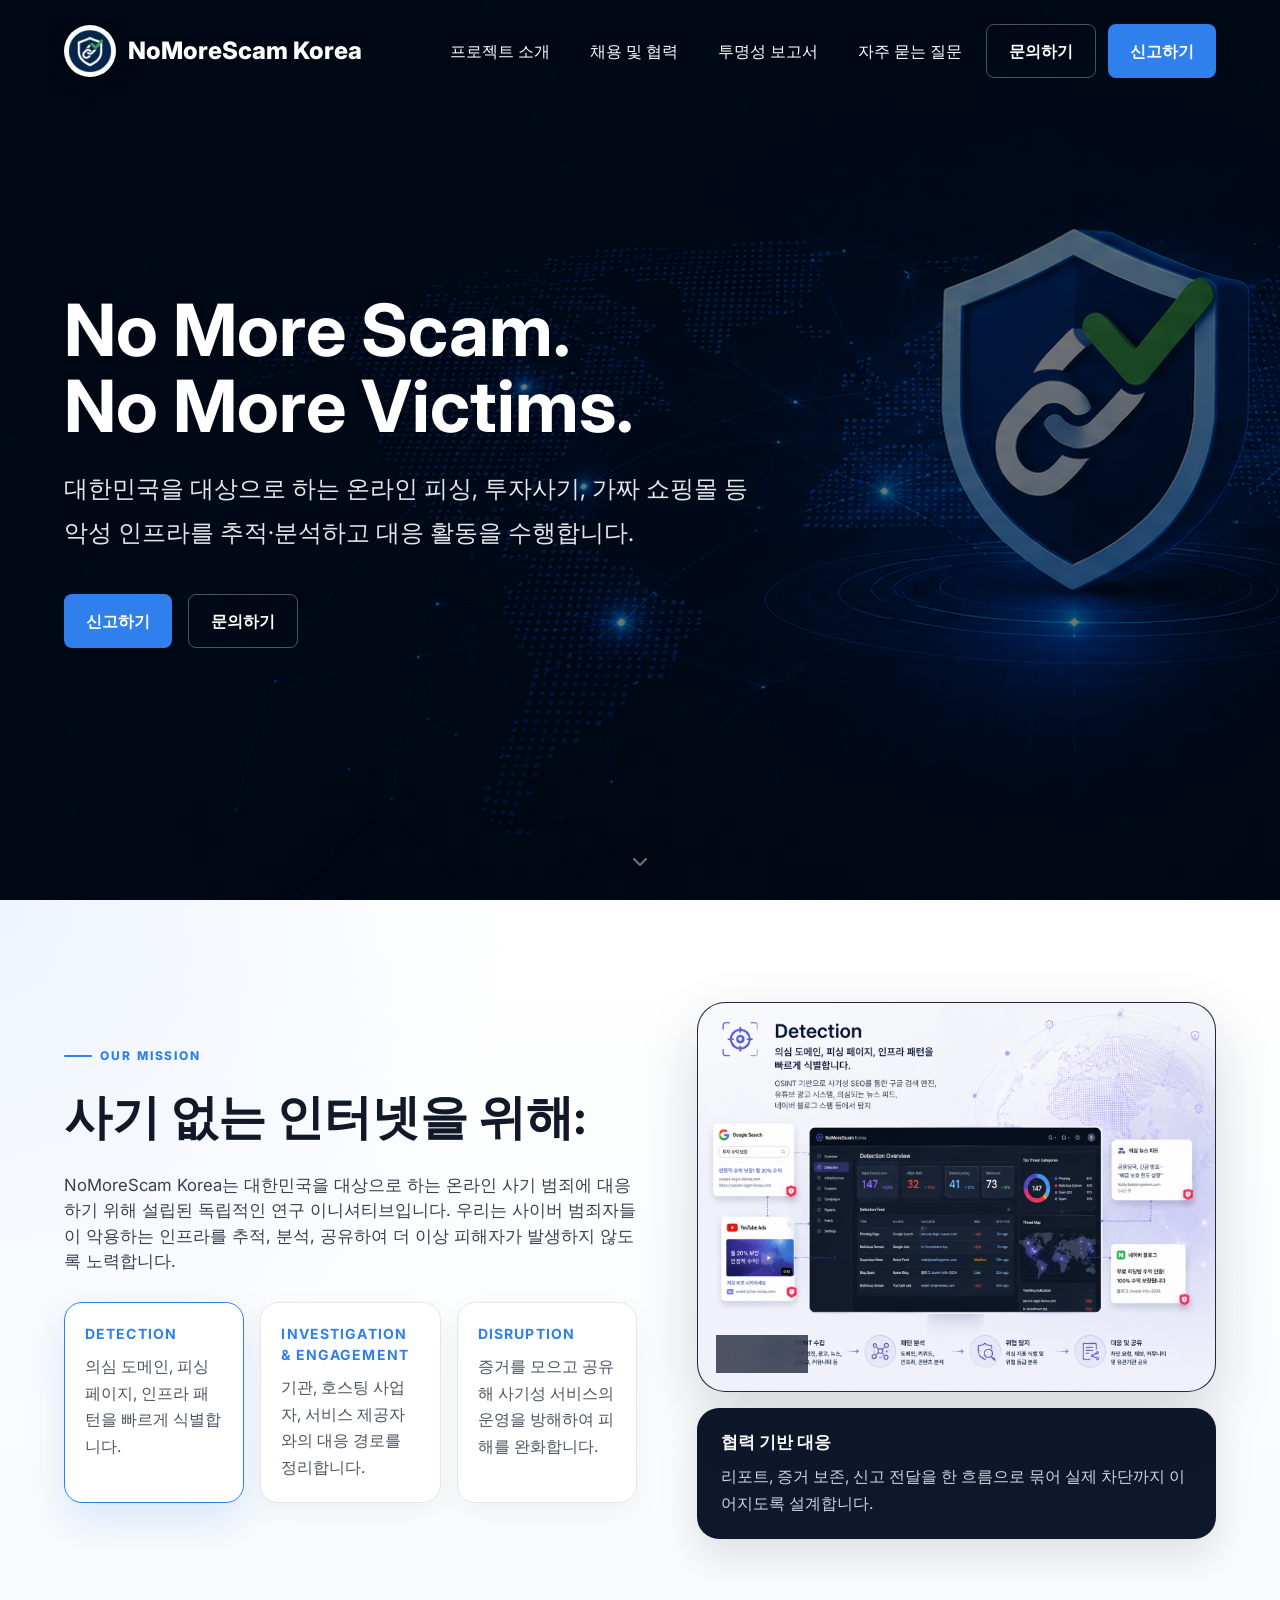
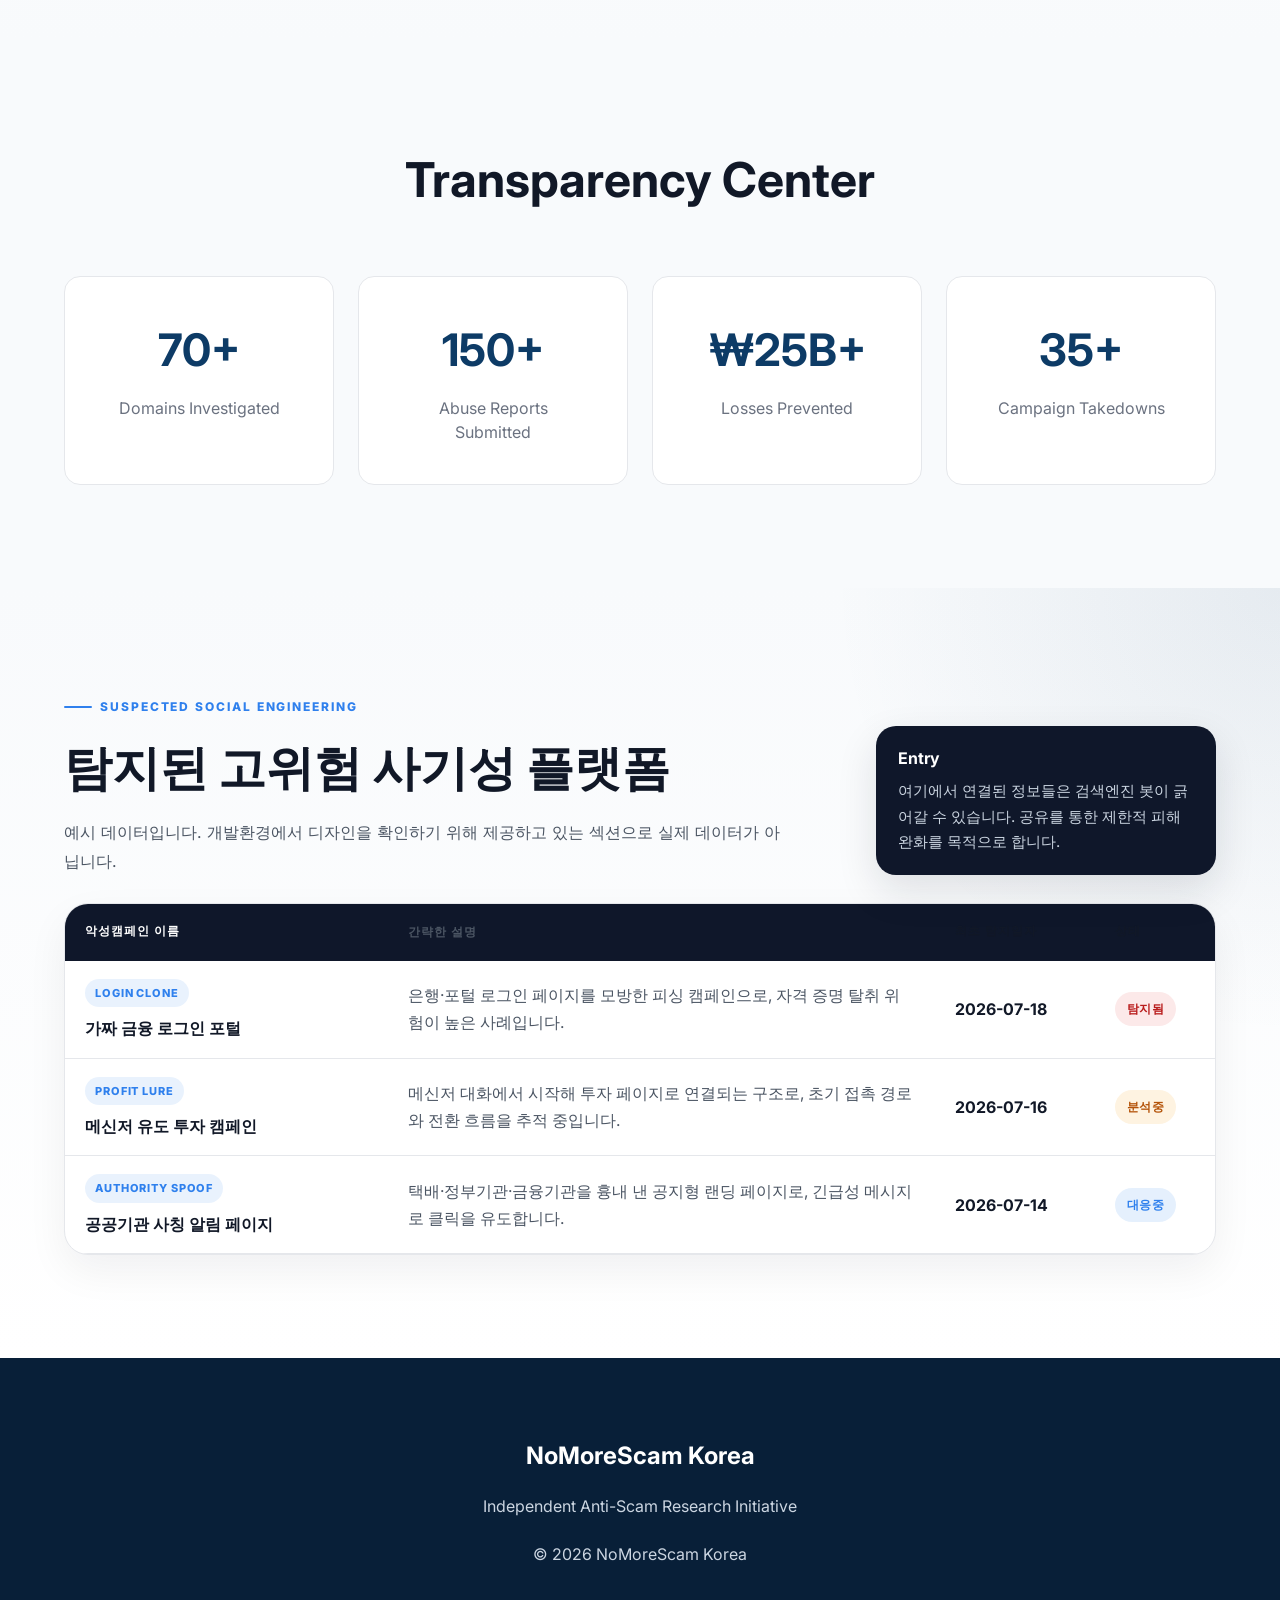
<file: index.html>
<!DOCTYPE html>
<html lang="ko">
<head>
    <meta charset="UTF-8">
    <meta name="viewport" content="width=device-width, initial-scale=1.0">
    <title>NoMoreScam Korea</title>
    <link rel="icon" href="/static/img/logo_t.png" type="image/png">
    <link rel="shortcut icon" href="/static/img/logo_t.png" type="image/png">
    <link rel="stylesheet" href="/static/css/design-system.css">
    <link href="https://fonts.googleapis.com/css2?family=Inter:wght@300;400;500;600;700;800&display=swap" rel="stylesheet">
</head>
<body>
    <nav class="navbar">
        <div class="logo">
            <img src="/static/img/logo.jpg" alt="NMS-K 로고">
            <span class="full-text">NoMoreScam Korea</span>
            <span class="short-text">NMS-K</span>
        </div>
        <button class="nav-toggle" type="button" aria-expanded="false" aria-controls="primary-navigation">
            <span></span>
            <span></span>
            <span></span>
        </button>
        <div class="nav-menu" id="primary-navigation">
            <div class="nav-links">
                <a href="#">프로젝트 소개</a>
                <a href="/career.html">채용 및 협력</a>
                <a href="javascript:alert('투명성 보고서는 준비 중입니다.')">투명성 보고서</a>
                <a href="javascript:alert('자주 묻는 질문은 준비 중입니다.')">자주 묻는 질문</a>
            </div>
            <div class="nav-actions">
                <a href="mailto:help@nomorescam.kr" class="btn btn-outline">문의하기</a>
                <a href="mailto:report@nomorescam.kr" class="btn btn-primary">신고하기</a>
            </div>
        </div>
    </nav>
    <section class="hero">
        <div class="hero-bg hero-bg-0 active" style="background-image:url('/static/img/heros/NMS-K_HERO.png')"></div>
        <div class="hero-bg hero-bg-1" style="background-image:url('/static/img/heros/general_hero.png')"></div>
        <div class="hero-bg hero-bg-2" style="background-image:url('/static/img/heros/NMS-K_TINET.png')"></div>
        <div class="hero-overlay"></div>
        <div class="container">
            <div class="hero-inner">
                <h1 class="hero-title"> No More Scam. <br> No More Victims. </h1>
                <p class="hero-sub"> 대한민국을 대상으로 하는 온라인 피싱, 투자사기, 가짜 쇼핑몰 등 악성 인프라를 추적·분석하고 대응 활동을 수행합니다. </p>
            </div>
            <div class="hero-buttons">
                <a href="mailto:report@nomorescam.kr" class="btn btn-primary">신고하기</a>
                <a href="mailto:help@nomorescam.kr" class="btn btn-outline">문의하기</a>
            </div>
        </div>
        <div class="scrolldown-indicator">
            <svg xmlns="http://www.w3.org/2000/svg" width="24" height="24" viewBox="0 0 24 24" fill="none" stroke="currentColor" stroke-width="2" stroke-linecap="round" stroke-linejoin="round" data-lucide="chevron-down" aria-hidden="true" class="lucide lucide-chevron-down"><path d="m6 9 6 6 6-6"></path></svg>
        </div>
    </section>
    <section class="mission">
        <div class="container">
            <div class="mission-layout">
                <div class="mission-copy">
                    <span class="section-kicker">OUR MISSION</span>
                    <h2 class="section-title mission-title">사기 없는 인터넷을 위해:</h2>
                    <p class="mission-text"> NoMoreScam Korea는 대한민국을 대상으로 하는 온라인 사기 범죄에 대응하기 위해 설립된 독립적인 연구 이니셔티브입니다. 우리는 사이버 범죄자들이 악용하는 인프라를 추적, 분석, 공유하여 더 이상 피해자가 발생하지 않도록 노력합니다. </p>

                    <div class="mission-points">
                        <article class="mission-point active" data-mission-image="/static/img/mission/1_DET.png" data-mission-label="Detection">
                            <h3>Detection</h3>
                            <p>의심 도메인, 피싱 페이지, 인프라 패턴을 빠르게 식별합니다.</p>
                        </article>
                        <article class="mission-point" data-mission-image="/static/img/mission/2_INE.png" data-mission-label="Investigation & Engagement">
                            <h3>Investigation & Engagement</h3>
                            <p>기관, 호스팅 사업자, 서비스 제공자와의 대응 경로를 정리합니다.</p>
                        </article>
                        <article class="mission-point" data-mission-image="/static/img/mission/3_DRN.png" data-mission-label="Disruption">
                            <h3>Disruption</h3>
                            <p>증거를 모으고 공유해 사기성 서비스의 운영을 방해하여 피해를 완화합니다.</p>
                        </article>
                    </div>
                </div>

                <div class="mission-visual">
                    <div class="mission-image-card">
                        <img src="/static/img/NMS-K_REPORT_DELEGATION.png" alt="NMS-K report delegation" />
                        <div class="mission-image-badge">REPORT DELEGATION</div>
                    </div>
                    <div class="mission-side-note">
                        <strong>협력 기반 대응</strong>
                        <p>리포트, 증거 보존, 신고 전달을 한 흐름으로 묶어 실제 차단까지 이어지도록 설계합니다.</p>
                    </div>
                </div>
            </div>
        </div>
    </section>
    <section class="kpi">
        <div class="container">
            <h2 class="section-title"> Transparency Center </h2>
            <div class="kpi-grid">
                <div class="kpi-card">
                    <h3>70+</h3>
                    <p>Domains Investigated</p>
                </div>
                <div class="kpi-card">
                    <h3>150+</h3>
                    <p>Abuse Reports Submitted</p>
                </div>
                <div class="kpi-card">
                    <h3>₩25B+</h3>
                    <p>Losses Prevented</p>
                </div>
                <div class="kpi-card">
                    <h3>35+</h3>
                    <p>Campaign Takedowns</p>
                </div>
            </div>
        </div>
    </section>
    <section class="social-sites">
        <div class="container">
            <div class="board-header">
                <div>
                    <span class="section-kicker">SUSPECTED SOCIAL ENGINEERING</span>
                    <h2 class="section-title social-sites-title">탐지된 고위험 사기성 플랫폼</h2>
                    <p class="social-sites-intro">예시 데이터입니다. 개발환경에서 디자인을 확인하기 위해 제공하고 있는 섹션으로 실제 데이터가 아닙니다.</p>
                </div>
                <div class="board-meta">
                    <strong>Entry</strong>
                    <p>여기에서 연결된 정보들은 검색엔진 봇이 긁어갈 수 있습니다. 공유를 통한 제한적 피해 완화를 목적으로 합니다.</p>
                </div>
            </div>

            <div class="board-table" role="table" aria-label="탐지된 고위험 사기성 플랫폼 목록">
                <div class="board-row board-head" role="row">
                    <div role="columnheader" class="col-campaign">악성캠페인 이름</div>
                    <div role="columnheader" class="col-summary">간략한 설명</div>
                    <div role="columnheader" class="col-date">최초 탐지일자</div>
                    <div role="columnheader" class="col-status">상태</div>
                </div>

                <div class="board-row" role="row">
                    <div class="board-cell col-campaign" role="cell" data-label="악성캠페인 이름">
                        <span class="campaign-tag">Login Clone</span>
                        <strong>가짜 금융 로그인 포털</strong>
                    </div>
                    <div class="board-cell col-summary" role="cell" data-label="간략한 설명">은행·포털 로그인 페이지를 모방한 피싱 캠페인으로, 자격 증명 탈취 위험이 높은 사례입니다.</div>
                    <div class="board-cell col-date" role="cell" data-label="최초 탐지일자">2026-07-18</div>
                    <div class="board-cell col-status" role="cell" data-label="상태"><span class="status-pill status-open">탐지됨</span></div>
                </div>

                <div class="board-row" role="row">
                    <div class="board-cell col-campaign" role="cell" data-label="악성캠페인 이름">
                        <span class="campaign-tag">Profit Lure</span>
                        <strong>메신저 유도 투자 캠페인</strong>
                    </div>
                    <div class="board-cell col-summary" role="cell" data-label="간략한 설명">메신저 대화에서 시작해 투자 페이지로 연결되는 구조로, 초기 접촉 경로와 전환 흐름을 추적 중입니다.</div>
                    <div class="board-cell col-date" role="cell" data-label="최초 탐지일자">2026-07-16</div>
                    <div class="board-cell col-status" role="cell" data-label="상태"><span class="status-pill status-review">분석중</span></div>
                </div>

                <div class="board-row" role="row">
                    <div class="board-cell col-campaign" role="cell" data-label="악성캠페인 이름">
                        <span class="campaign-tag">Authority Spoof</span>
                        <strong>공공기관 사칭 알림 페이지</strong>
                    </div>
                    <div class="board-cell col-summary" role="cell" data-label="간략한 설명">택배·정부기관·금융기관을 흉내 낸 공지형 랜딩 페이지로, 긴급성 메시지로 클릭을 유도합니다.</div>
                    <div class="board-cell col-date" role="cell" data-label="최초 탐지일자">2026-07-14</div>
                    <div class="board-cell col-status" role="cell" data-label="상태"><span class="status-pill status-close">대응중</span></div>
                </div>
            </div>
        </div>
    </section>
    <footer>
        <h2>NoMoreScam Korea</h2>
        <p> Independent Anti-Scam Research Initiative </p>
        <br>
        <p> © 2026 NoMoreScam Korea </p>
    </footer>
    <script src="/static/js/ui-system.js"></script>
</body>
</html>
</file>
<file: static/css/design-system.css>
*{
    margin:0;
    padding:0;
    box-sizing:border-box;
}

:root{
    --primary:#0d3b66;
    --primary-dark:#081f38;
    --accent:#2f80ed;
    --text:#111827;
    --muted:#6b7280;
}

body{
    font-family:'Inter',sans-serif;
    background:#fff;
    color:var(--text);
    line-height:1.5;
}
.navbar{
    position:fixed;
    top:0;
    left:0;
    width:100%;
    z-index:1000;

    display:flex;
    justify-content:space-between;
    align-items:center;
    gap:24px;
    flex-wrap:wrap;

    padding:24px clamp(20px, 5vw, 80px);

    transition:.3s ease;
}

.navbar.scrolled{
    background:rgba(255,255,255,.9);
    backdrop-filter:blur(16px);
    box-shadow:0 10px 30px rgba(0,0,0,.08);
}

.logo{
    display:flex;
    align-items:center;
    gap:12px;
    flex-shrink:0;
    color:white;
    font-weight:800;
    font-size:24px;
    line-height:1;
}

.navbar.scrolled .logo{
    color:#111827;
}

.logo img{
    display:block;
    width:52px;
    height:52px;
    border-radius:50%;
    object-fit:cover;
    box-shadow:0 6px 20px rgba(0,0,0,.12);
    transition:width .22s ease, height .22s ease, transform .22s ease;
}

.logo span{
    transition:font-size .22s ease, opacity .18s ease, transform .22s ease;
}

.short-text{display:none}

/* keep navbar.scrolled for background only; no size changes */

.nav-links{
    display:flex;
    gap:40px;
    flex-wrap:wrap;
}

.nav-links a{
    text-decoration:none;
    color:white;
    font-weight:500;
}

.navbar.scrolled .nav-links a{
    color:#111827;
}

.nav-actions{
    display:flex;
    gap:12px;
}

.btn{
    padding:14px 22px;
    border-radius:8px;
    font-weight:600;
    text-decoration:none;
    display:inline-flex;
    align-items:center;
    justify-content:center;
    white-space:nowrap;
}

.btn-outline{
    border:1px solid rgba(255,255,255,.3);
    color:white;
}

.navbar.scrolled .btn-outline{
    border:1px solid #d1d5db;
    color:#111827;
}

.btn-primary{
    background:var(--accent);
    color:white;
}

.nav-toggle{
    display:none;
    align-items:center;
    justify-content:center;
    width:48px;
    height:48px;
    border:1px solid rgba(255,255,255,.2);
    border-radius:12px;
    background:rgba(255,255,255,.08);
    cursor:pointer;
    flex-shrink:0;
}

.navbar.scrolled .nav-toggle{
    border-color:#d1d5db;
    background:rgba(255,255,255,.9);
}

.nav-toggle span{
    display:block;
    width:20px;
    height:2px;
    border-radius:999px;
    background:currentColor;
    position:absolute;
    left:50%;
    transform:translateX(-50%);
}

.nav-toggle{
    position:relative;
    color:white;
}

.navbar.scrolled .nav-toggle{
    color:#111827;
}

.nav-toggle span:nth-child(1){ top:16px; }
.nav-toggle span:nth-child(2){ top:23px; }
.nav-toggle span:nth-child(3){ top:30px; }

.nav-menu{
    display:flex;
    align-items:center;
    justify-content:flex-end;
    gap:24px;
    flex:1 1 auto;
    min-width:0;
}

/* ================= HERO ================= */

.hero{
    min-height:100vh;
    padding:140px 0 100px;

    position:relative;
    overflow:hidden;
    isolation:isolate;

    display:flex;
    align-items:center;
    box-sizing:border-box;
}

.hero-inner{
    max-width:900px;
}

.hero-title{
    margin:0 0 12px;
    transition:opacity .6s ease, transform .6s ease;
}

.hero-title .accent{ color: var(--accent); font-weight:700 }

.hero-sub{
    margin:0 0 18px;
    transition:opacity .6s ease, transform .6s ease;
}

.fade-out{opacity:0; transform:translateY(8px)}
.fade-in{opacity:1; transform:translateY(0)}

.container{
    width:min(1200px, 90vw);
    margin:auto;
}

.hero-bg{
    position:absolute;
    inset:0;
    background-size:cover;
    background-position:center;
    background-repeat:no-repeat;
    transition:opacity .9s ease;
    opacity:0;
    z-index:0;
}
.hero-bg.active{opacity:1}

.hero-overlay{
    position:absolute;
    inset:0;
    background:linear-gradient(rgba(0,0,0,.55), rgba(0,0,0,.55));
    z-index:1;
}

.hero > .container{position:relative; z-index:2}

.hero-badge{
    display:inline-block;

    background:rgba(255,255,255,.12);

    border:1px solid rgba(255,255,255,.2);

    color:white;

    padding:10px 18px;

    border-radius:999px;

    font-size:13px;

    margin-bottom:24px;
}

.hero h1{
    /* slightly reduced for better balance */
    font-size:clamp(2.75rem, 7.5vw, 4.5rem);
    line-height:1.05;
    color:white;
    margin-bottom:24px;
}

.hero p{
    max-width:min(700px, 100%);

    color:#e5e7eb;

    font-size:clamp(1.1rem, 2vw, 1.5rem);

    line-height:1.8;
}

.hero-buttons{
    margin-top:40px;

    display:flex;
    gap:16px;
}

.hero-buttons a{
    text-decoration:none;
}

.hero-stats{
    display:flex;
    gap:clamp(24px, 5vw, 80px);
    margin-top:80px;
    flex-wrap:wrap;
}

.stat h2{
    color:white;
    font-size:clamp(2.25rem, 4vw, 3.625rem);
}

.stat span{
    color:#d1d5db;
}

.scrolldown-indicator{
    position:absolute;
    bottom:20px;
    left:50%;
    transform:translateX(-50%);
    animation: bounce 2s infinite;
    color:white;
}

/* ================= KPI ================= */

.kpi{
    padding:clamp(72px, 8vw, 120px) 0;
    background:#f8fafc;
}

.section-title{
    text-align:center;
    font-size:clamp(2rem, 4vw, 3rem);
    margin-bottom:clamp(32px, 5vw, 60px);
}

.kpi-grid{
    display:grid;
    grid-template-columns:repeat(auto-fit, minmax(220px, 1fr));
    gap:24px;
}

.kpi-card{
    background:white;

    padding:clamp(24px, 4vw, 40px);

    border-radius:16px;

    text-align:center;

    border:1px solid #e5e7eb;

    transition:.3s;
}

.kpi-card:hover{
    transform:translateY(-8px);
}

.kpi-card h3{
    font-size:clamp(2rem, 3.5vw, 3rem);
    color:var(--primary);
}

.kpi-card p{
    color:var(--muted);
    margin-top:12px;
}

/* ================= MISSION ================= */

.mission{
    padding:clamp(72px, 8vw, 120px) 0;
    background:
        radial-gradient(circle at top left, rgba(47,128,237,.08), transparent 35%),
        linear-gradient(180deg, #ffffff 0%, #f8fafc 100%);
}

.mission-layout{
    display:grid;
    grid-template-columns:minmax(0, 1.05fr) minmax(320px, .95fr);
    gap:clamp(28px, 5vw, 60px);
    align-items:center;
}

.section-kicker{
    display:inline-flex;
    align-items:center;
    gap:8px;
    margin-bottom:16px;
    font-size:12px;
    letter-spacing:.16em;
    text-transform:uppercase;
    color:var(--accent);
    font-weight:800;
}

.section-kicker::before{
    content:'';
    width:28px;
    height:2px;
    background:var(--accent);
    border-radius:999px;
}

.mission-title{
    text-align:left;
    margin-bottom:20px;
}

.mission-text{
    font-size:1.05rem;
    max-width:62ch;
    color:#374151;
}

.mission-points{
    display:grid;
    grid-template-columns:repeat(3, minmax(0, 1fr));
    gap:16px;
    margin-top:28px;
}

.mission-point{
    background:white;
    border:1px solid #e5e7eb;
    border-radius:18px;
    padding:20px;
    box-shadow:0 10px 30px rgba(15,23,42,.04);
    cursor:pointer;
    transition:transform .2s ease, border-color .2s ease, box-shadow .2s ease;
}

.mission-point:hover{
    transform:translateY(-4px);
    border-color:rgba(47,128,237,.35);
    box-shadow:0 16px 40px rgba(15,23,42,.08);
}

.mission-point.active{
    border-color:var(--accent);
    box-shadow:0 18px 42px rgba(47,128,237,.16);
}

.mission-point h3{
    font-size:14px;
    color:var(--accent);
    margin-bottom:10px;
    letter-spacing:.08em;
    text-transform:uppercase;
}

.mission-point p{
    color:#4b5563;
    line-height:1.7;
    font-size:.98rem;
}

.mission-visual{
    display:flex;
    flex-direction:column;
    gap:16px;
}

.mission-image-card{
    position:relative;
    overflow:hidden;
    border-radius:28px;
    background:#0f172a;
    border:1px solid rgba(255,255,255,.08);
    box-shadow:0 24px 60px rgba(15,23,42,.16);
}

.mission-image-card img{
    transition:opacity .28s ease, transform .28s ease;
}

.mission-image-card.is-updating img{
    opacity:.35;
    transform:scale(1.02);
}

.mission-image-caption{
    position:absolute;
    top:18px;
    right:18px;
    padding:8px 12px;
    border-radius:999px;
    background:rgba(255,255,255,.12);
    color:#fff;
    font-size:12px;
    font-weight:700;
    letter-spacing:.06em;
    backdrop-filter:blur(10px);
}

.mission-image-card img{
    display:block;
    width:100%;
    height:auto;
    aspect-ratio: 4 / 3;
    object-fit:cover;
}

.mission-image-badge{
    position:absolute;
    left:18px;
    bottom:18px;
    padding:10px 14px;
    border-radius:999px;
    background:rgba(15,23,42,.72);
    color:#fff;
    font-size:12px;
    font-weight:700;
    letter-spacing:.08em;
    backdrop-filter:blur(10px);
}

.mission-side-note{
    background:#0f172a;
    color:white;
    border-radius:22px;
    padding:22px 24px;
    box-shadow:0 16px 40px rgba(15,23,42,.12);
}

.mission-side-note strong{
    display:block;
    margin-bottom:8px;
    font-size:1.05rem;
}

.mission-side-note p{
    color:#cbd5e1;
    line-height:1.7;
}

/* ================= CATEGORIES ================= */

.categories{
    padding:clamp(72px, 8vw, 120px) 0;
}

.category-grid{
    display:grid;
    grid-template-columns:repeat(auto-fit, minmax(220px, 1fr));
    gap:24px;
}

.category-card{
    border:1px solid #e5e7eb;
    border-radius:16px;
    padding:clamp(20px, 3vw, 30px);
    transition:.3s;
}

.category-card:hover{
    transform:translateY(-8px);
    box-shadow:0 15px 35px rgba(0,0,0,.08);
}

.category-card h3{
    margin-bottom:20px;
}

.category-card p{
    color:#6b7280;
    line-height:1.8;
}

/* ================= SOCIAL SITES ================= */

.social-sites{
    padding:clamp(72px, 8vw, 120px) 0;
    background:
        radial-gradient(circle at top right, rgba(13,59,102,.08), transparent 30%),
        linear-gradient(180deg, #f8fafc 0%, #ffffff 100%);
}

.board-header{
    display:flex;
    justify-content:space-between;
    align-items:flex-end;
    gap:24px;
    margin-bottom:28px;
}

.social-sites-title{
    text-align:left;
    margin-bottom:14px;
}

.social-sites-intro{
    max-width:72ch;
    color:#4b5563;
    font-size:1.02rem;
    line-height:1.75;
}

.board-meta{
    min-width:260px;
    max-width:340px;
    background:#0f172a;
    color:white;
    padding:20px 22px;
    border-radius:20px;
    box-shadow:0 16px 40px rgba(15,23,42,.12);
}

.board-meta strong{
    display:block;
    margin-bottom:8px;
    font-size:1rem;
}

.board-meta p{
    color:#cbd5e1;
    line-height:1.7;
    font-size:.95rem;
}

.board-table{
    border:1px solid #e5e7eb;
    border-radius:24px;
    overflow:hidden;
    background:white;
    box-shadow:0 16px 40px rgba(15,23,42,.06);
}

.board-row{
    display:grid;
    grid-template-columns:minmax(180px, 1.3fr) minmax(260px, 2.2fr) 160px 120px;
    gap:0;
    align-items:stretch;
}

.board-head{
    background:#0f172a;
    color:white;
    font-weight:800;
    letter-spacing:.08em;
    text-transform:uppercase;
    font-size:12px;
}

.board-head > div,
.board-cell{
    padding:18px 20px;
    border-bottom:1px solid #e5e7eb;
}

.board-head > div{
    border-bottom:none;
}

.board-row:not(.board-head):hover{
    background:#f8fafc;
}

.board-cell{
    display:flex;
    flex-direction:column;
    justify-content:center;
    min-width:0;
}

.board-cell strong{
    font-size:1rem;
    line-height:1.4;
    color:#111827;
}

.col-summary{
    color:#4b5563;
    line-height:1.7;
}

.col-date,
.col-status{
    align-items:flex-start;
    font-weight:700;
    color:#111827;
}

.campaign-tag{
    display:inline-flex;
    align-items:center;
    width:max-content;
    margin-bottom:10px;
    padding:6px 10px;
    border-radius:999px;
    background:rgba(47,128,237,.1);
    color:var(--accent);
    font-size:11px;
    font-weight:800;
    letter-spacing:.08em;
    text-transform:uppercase;
}

.status-pill{
    display:inline-flex;
    align-items:center;
    justify-content:center;
    width:max-content;
    padding:8px 12px;
    border-radius:999px;
    font-size:12px;
    font-weight:800;
    letter-spacing:.04em;
}

.status-open{
    background:rgba(220,38,38,.1);
    color:#b91c1c;
}

.status-review{
    background:rgba(245,158,11,.12);
    color:#b45309;
}

.status-close{
    background:rgba(47,128,237,.12);
    color:var(--accent);
}

/* ================= FOOTER ================= */

footer{
    background:#081f38;
    color:white;
    text-align:center;
    padding:clamp(56px, 7vw, 80px) 20px;
}

footer h2{
    margin-bottom:20px;
}

footer p{
    color:#cbd5e1;
}

@media (max-width: 960px){
    .navbar{
        flex-direction:column;
        align-items:flex-start;
    }

    .nav-links,
    .nav-actions{
        width:100%;
    }

    .nav-actions{
        flex-wrap:wrap;
    }

    .hero{
        padding-top:180px;
    }

    .hero-stats{
        margin-top:56px;
    }
}

@media (max-width: 1170px){
    .navbar{
        align-items:flex-start;
    }

    .nav-toggle{
        display:inline-flex;
        order:2;
    }

    .nav-menu{
        display:none;
        width:100%;
        order:3;
        padding:14px;
        flex-direction:column;
        align-items:stretch;
        gap:12px;
        background:rgba(255,255,255,.96);
        border:1px solid #e5e7eb;
        border-radius:20px;
        box-shadow:0 18px 50px rgba(15,23,42,.12);
        backdrop-filter:blur(16px);
    }

    .nav-menu.open{
        display:flex;
    }

    .nav-links{
        width:100%;
        display:grid;
        grid-template-columns:1fr;
        gap:4px;
    }

    .nav-links a{
        display:block;
        padding:12px 8px;
        font-size:15px;
        line-height:1.3;
        color:#111827;
    }

    .nav-actions{
        width:100%;
        display:grid;
        grid-template-columns:1fr;
        gap:10px;
    }

    .nav-actions .btn{
        width:100%;
    }
}

@media (max-width: 640px){
    .navbar{
        padding:14px 16px;
        gap:10px;
    }

    .logo{
        gap:8px;
        font-size:16px;
        max-width:100%;
    }

    .logo img{
        width:40px;
        height:40px;
    }

    .nav-links{
        grid-template-columns:1fr;
        gap:8px;
    }

    .nav-links a{
        font-size:13px;
    }

    .nav-actions{
        grid-template-columns:1fr;
        gap:8px;
    }

    .btn{
        width:100%;
        padding:12px 14px;
        font-size:13px;
    }

    .hero{
        min-height:auto;
        padding:140px 0 72px;
    }

    .hero-buttons{
        flex-direction:column;
        align-items:stretch;
    }

    .hero-stats{
        flex-direction:column;
        gap:20px;
        margin-top:40px;
    }

    .hero p{
        line-height:1.7;
    }

    .section-title{
        text-align:left;
    }

    .kpi-grid,
    .category-grid{
        grid-template-columns:1fr;
    }

    .mission-layout,
    .mission-points{
        grid-template-columns:1fr;
    }

    .board-header{
        flex-direction:column;
        align-items:flex-start;
    }

    .board-meta{
        max-width:100%;
        min-width:0;
    }

    .mission-title{
        margin-bottom:16px;
    }

    .mission-image-card img{
        aspect-ratio: 16 / 10;
    }

    .board-row{
        grid-template-columns:1fr;
    }

    .board-head{
        display:none;
    }

    .board-head > div,
    .board-cell{
        padding:16px 18px;
    }

    .board-cell{
        border-bottom:1px solid #eef2f7;
    }

    .board-cell::before{
        content:attr(data-label);
        display:block;
        margin-bottom:6px;
        font-size:11px;
        font-weight:800;
        letter-spacing:.08em;
        color:#94a3b8;
        text-transform:uppercase;
    }

    .kpi-card,
    .category-card{
        text-align:left;
    }
}

/* Mobile: show short text and hide full text */
@media (max-width: 640px){
    .full-text{display:none}
    .short-text{display:inline}
    /* no shrink-on-scroll on mobile */
}

@keyframes bounce{
    0%, 100%{ transform:translateY(0) }
    50%{ transform:translateY(8px) }
}
</file>
